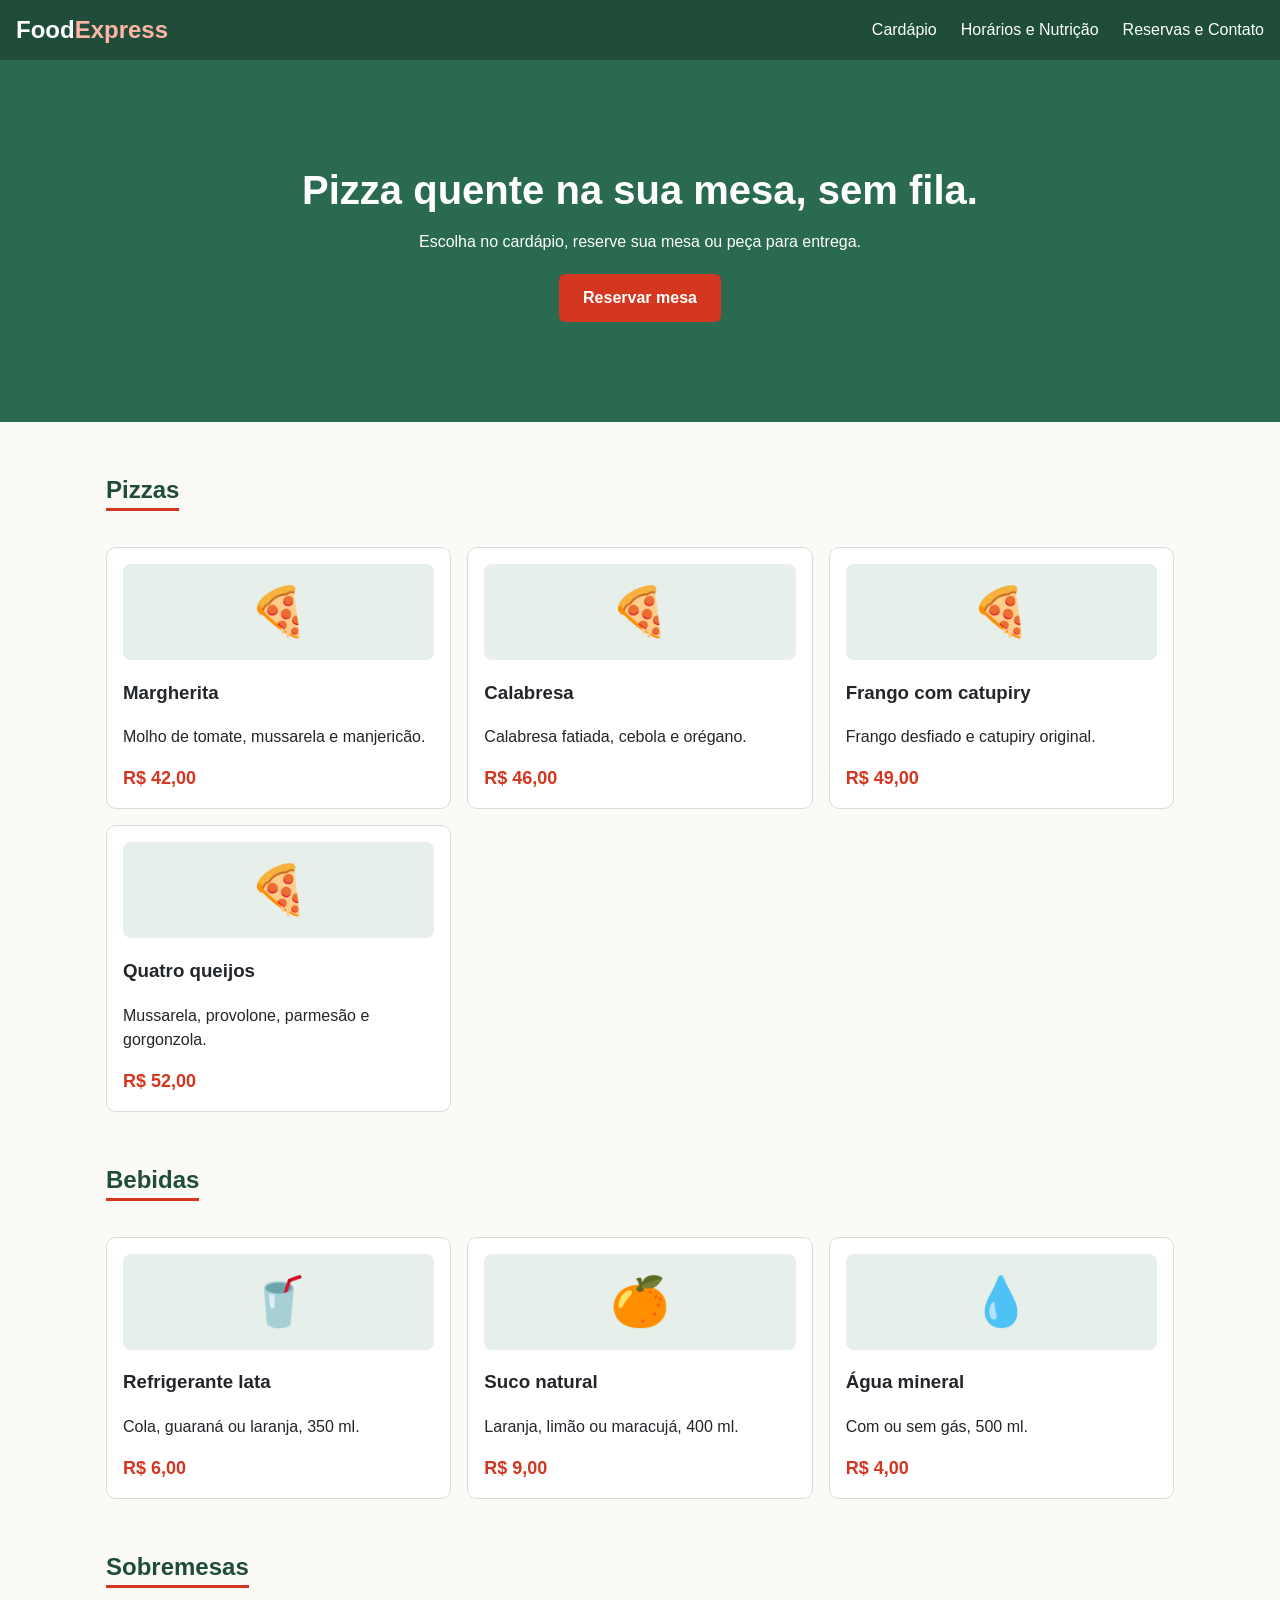
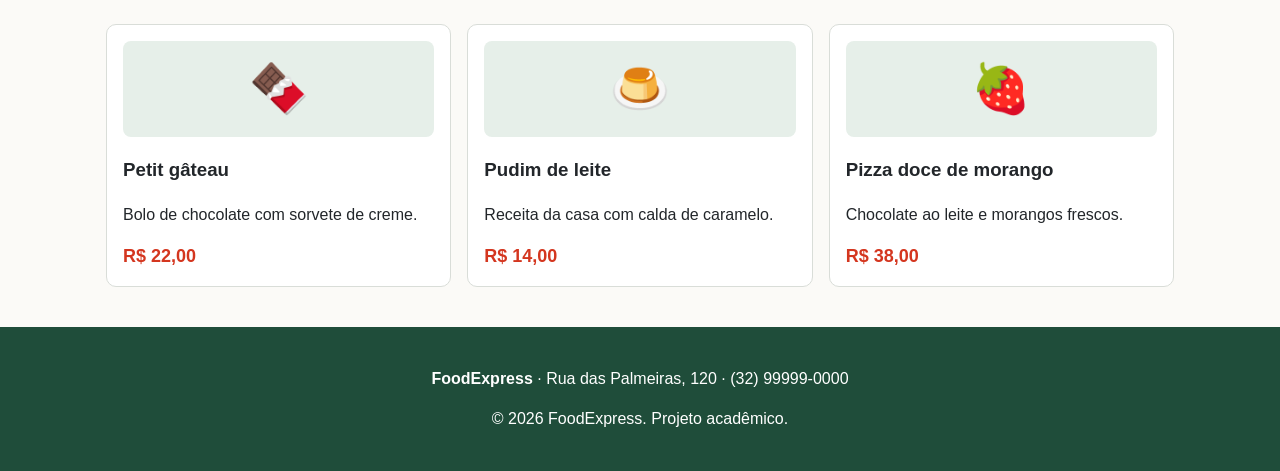
<file: avaliacaoLPW/index.html>
<!DOCTYPE html>
<html lang="pt-BR">
<head>
<meta charset="UTF-8">
<meta name="viewport" content="width=device-width, initial-scale=1">
<title>Cardápio | FoodExpress</title>
<link rel="stylesheet" href="css/style.css">
</head>
<body>
<header class="topo">
  <a class="logo" href="index.html">Food<span>Express</span></a>
  <input type="checkbox" id="menu-toggle" class="menu-toggle">
  <label for="menu-toggle" class="menu-botao" aria-label="Abrir menu">&#9776;</label>
  <nav class="menu">
    <a href="index.html">Cardápio</a>
    <a href="horarios.html">Horários e Nutrição</a>
    <a href="reserva.html">Reservas e Contato</a>
  </nav>
</header>
<main>
  <section class="banner">
    <h1>Pizza quente na sua mesa, sem fila.</h1>
    <p>Escolha no cardápio, reserve sua mesa ou peça para entrega.</p>
    <a class="botao" href="reserva.html">Reservar mesa</a>
  </section>

  <section class="categoria" id="pizzas">
    <h2>Pizzas</h2>
    <div class="grade">
      <article class="item"><div class="foto">🍕</div><h3>Margherita</h3><p>Molho de tomate, mussarela e manjericão.</p><span class="preco">R$ 42,00</span></article>
      <article class="item"><div class="foto">🍕</div><h3>Calabresa</h3><p>Calabresa fatiada, cebola e orégano.</p><span class="preco">R$ 46,00</span></article>
      <article class="item"><div class="foto">🍕</div><h3>Frango com catupiry</h3><p>Frango desfiado e catupiry original.</p><span class="preco">R$ 49,00</span></article>
      <article class="item"><div class="foto">🍕</div><h3>Quatro queijos</h3><p>Mussarela, provolone, parmesão e gorgonzola.</p><span class="preco">R$ 52,00</span></article>
    </div>
  </section>

  <section class="categoria" id="bebidas">
    <h2>Bebidas</h2>
    <div class="grade">
      <article class="item"><div class="foto">🥤</div><h3>Refrigerante lata</h3><p>Cola, guaraná ou laranja, 350 ml.</p><span class="preco">R$ 6,00</span></article>
      <article class="item"><div class="foto">🍊</div><h3>Suco natural</h3><p>Laranja, limão ou maracujá, 400 ml.</p><span class="preco">R$ 9,00</span></article>
      <article class="item"><div class="foto">💧</div><h3>Água mineral</h3><p>Com ou sem gás, 500 ml.</p><span class="preco">R$ 4,00</span></article>
    </div>
  </section>

  <section class="categoria" id="sobremesas">
    <h2>Sobremesas</h2>
    <div class="grade">
      <article class="item"><div class="foto">🍫</div><h3>Petit gâteau</h3><p>Bolo de chocolate com sorvete de creme.</p><span class="preco">R$ 22,00</span></article>
      <article class="item"><div class="foto">🍮</div><h3>Pudim de leite</h3><p>Receita da casa com calda de caramelo.</p><span class="preco">R$ 14,00</span></article>
      <article class="item"><div class="foto">🍓</div><h3>Pizza doce de morango</h3><p>Chocolate ao leite e morangos frescos.</p><span class="preco">R$ 38,00</span></article>
    </div>
  </section>
</main>
<footer class="rodape">
  <p><strong>FoodExpress</strong> &middot; Rua das Palmeiras, 120 &middot; (32) 99999-0000</p>
  <p>&copy; 2026 FoodExpress. Projeto acadêmico.</p>
</footer>
</body>
</html>
</file>
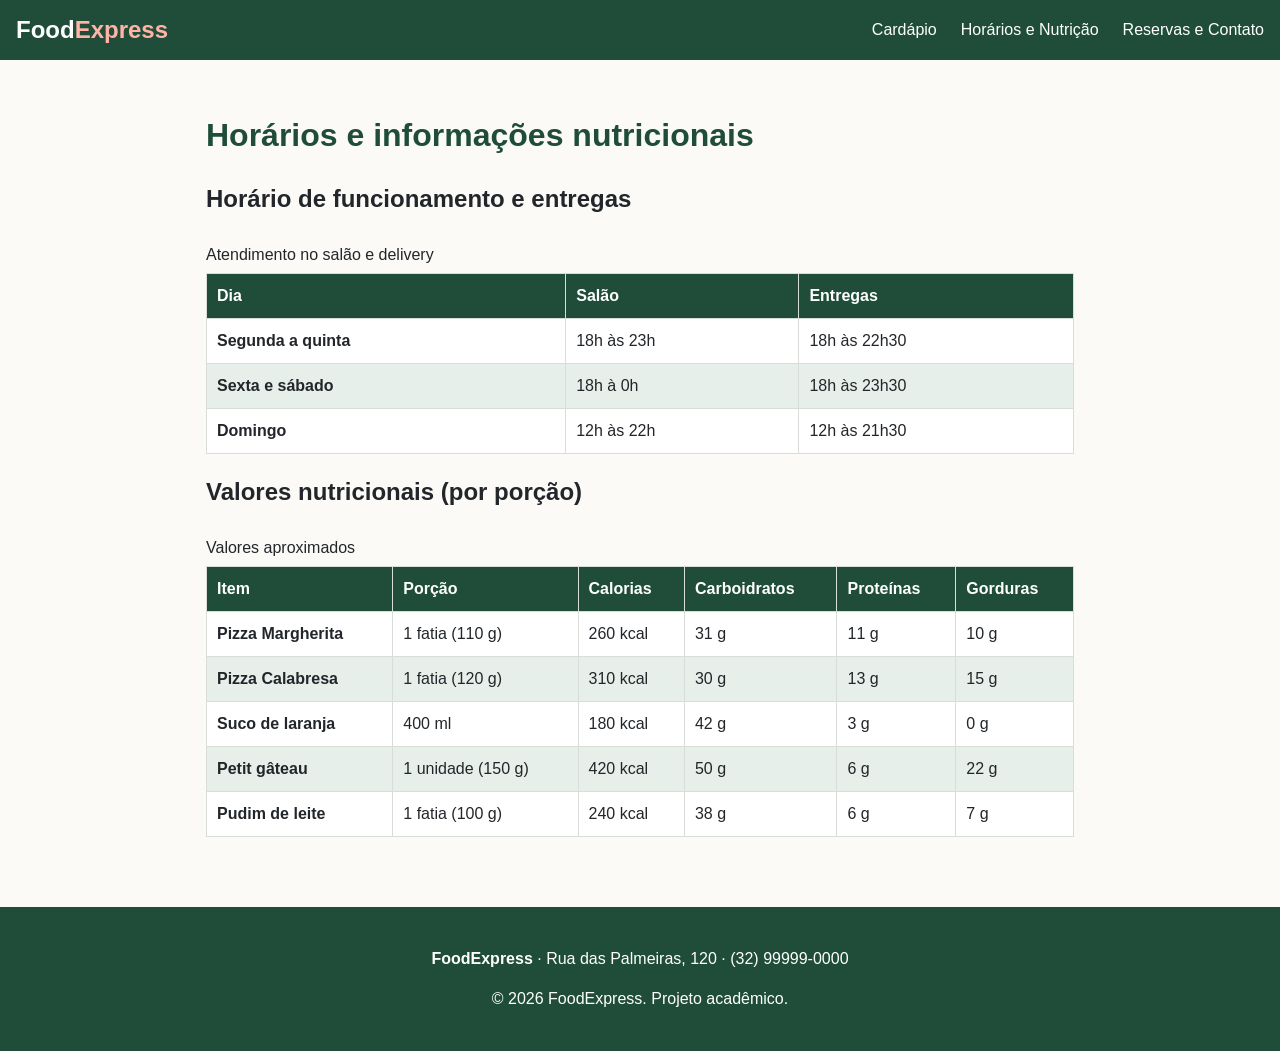
<file: avaliacaoLPW/horarios.html>
<!DOCTYPE html>
<html lang="pt-BR">
<head>
<meta charset="UTF-8">
<meta name="viewport" content="width=device-width, initial-scale=1">
<title>Horários e Nutrição | FoodExpress</title>
<link rel="stylesheet" href="css/style.css">
</head>
<body>
<header class="topo">
  <a class="logo" href="index.html">Food<span>Express</span></a>
  <input type="checkbox" id="menu-toggle" class="menu-toggle">
  <label for="menu-toggle" class="menu-botao" aria-label="Abrir menu">&#9776;</label>
  <nav class="menu">
    <a href="index.html">Cardápio</a>
    <a href="horarios.html">Horários e Nutrição</a>
    <a href="reserva.html">Reservas e Contato</a>
  </nav>
</header>
<main class="conteudo">
  <h1>Horários e informações nutricionais</h1>

  <h2>Horário de funcionamento e entregas</h2>
  <div class="tabela-rolagem">
    <table>
      <caption>Atendimento no salão e delivery</caption>
      <thead>
        <tr><th scope="col">Dia</th><th scope="col">Salão</th><th scope="col">Entregas</th></tr>
      </thead>
      <tbody>
        <tr><th scope="row">Segunda a quinta</th><td>18h às 23h</td><td>18h às 22h30</td></tr>
        <tr><th scope="row">Sexta e sábado</th><td>18h à 0h</td><td>18h às 23h30</td></tr>
        <tr><th scope="row">Domingo</th><td>12h às 22h</td><td>12h às 21h30</td></tr>
      </tbody>
    </table>
  </div>

  <h2>Valores nutricionais (por porção)</h2>
  <div class="tabela-rolagem">
    <table>
      <caption>Valores aproximados</caption>
      <thead>
        <tr><th scope="col">Item</th><th scope="col">Porção</th><th scope="col">Calorias</th><th scope="col">Carboidratos</th><th scope="col">Proteínas</th><th scope="col">Gorduras</th></tr>
      </thead>
      <tbody>
        <tr><th scope="row">Pizza Margherita</th><td>1 fatia (110 g)</td><td>260 kcal</td><td>31 g</td><td>11 g</td><td>10 g</td></tr>
        <tr><th scope="row">Pizza Calabresa</th><td>1 fatia (120 g)</td><td>310 kcal</td><td>30 g</td><td>13 g</td><td>15 g</td></tr>
        <tr><th scope="row">Suco de laranja</th><td>400 ml</td><td>180 kcal</td><td>42 g</td><td>3 g</td><td>0 g</td></tr>
        <tr><th scope="row">Petit gâteau</th><td>1 unidade (150 g)</td><td>420 kcal</td><td>50 g</td><td>6 g</td><td>22 g</td></tr>
        <tr><th scope="row">Pudim de leite</th><td>1 fatia (100 g)</td><td>240 kcal</td><td>38 g</td><td>6 g</td><td>7 g</td></tr>
      </tbody>
    </table>
  </div>
</main>
<footer class="rodape">
  <p><strong>FoodExpress</strong> &middot; Rua das Palmeiras, 120 &middot; (32) 99999-0000</p>
  <p>&copy; 2026 FoodExpress. Projeto acadêmico.</p>
</footer>
</body>
</html>
</file>
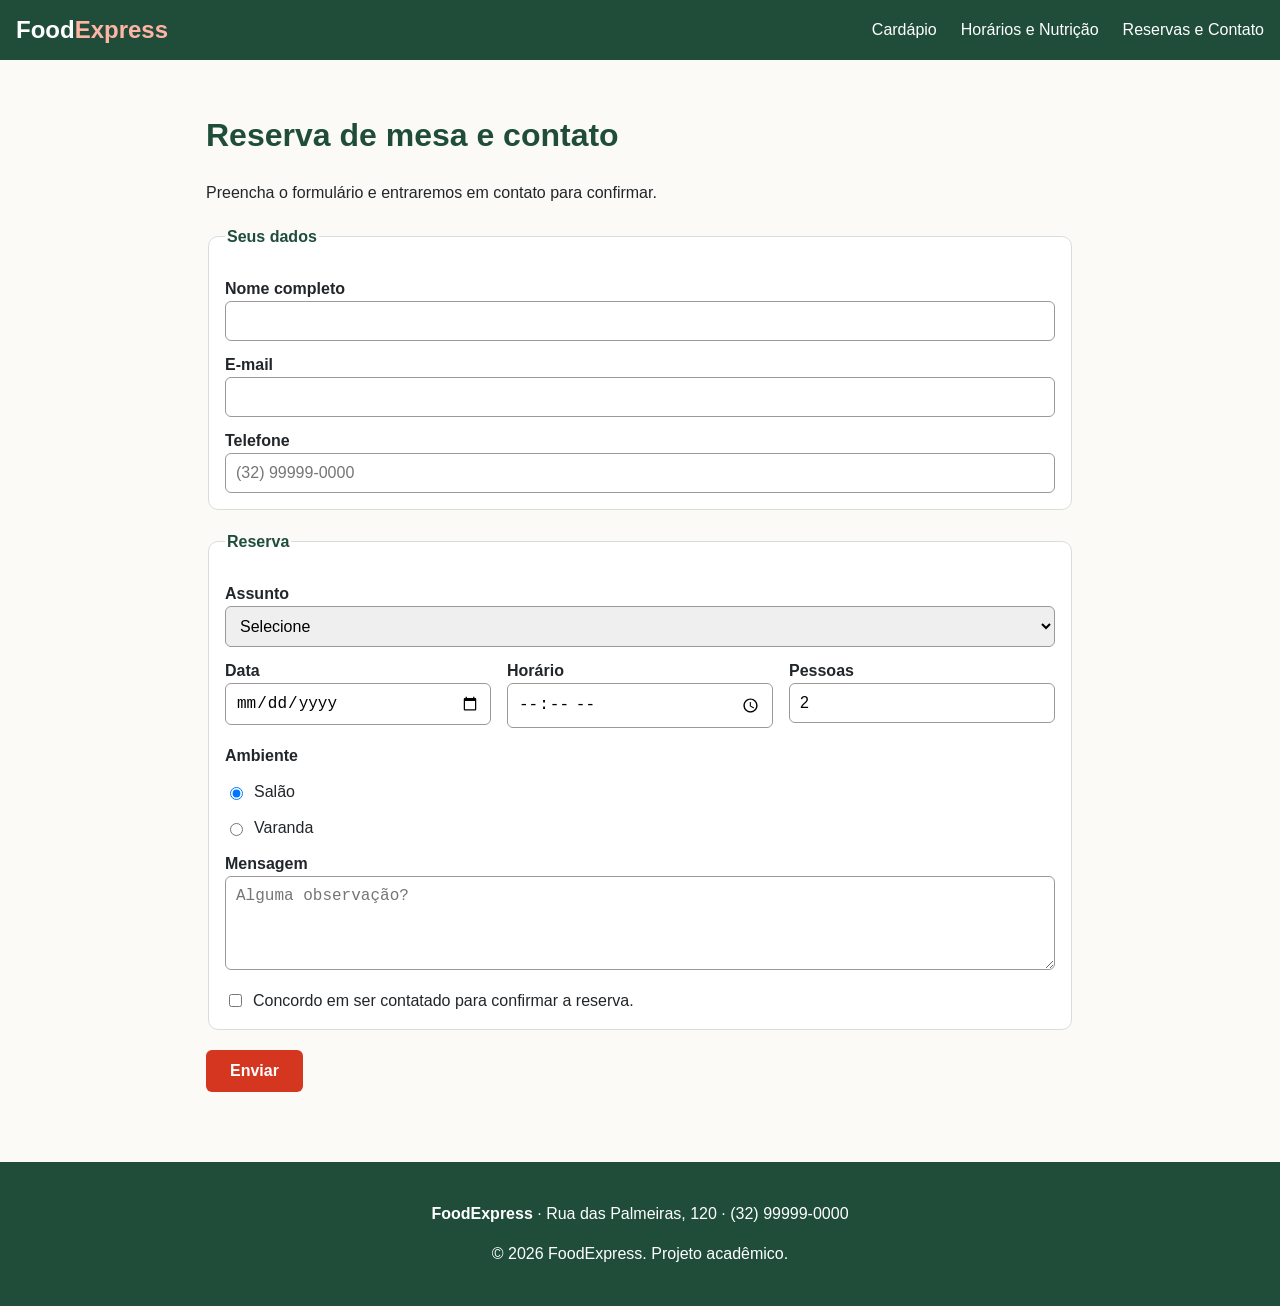
<file: avaliacaoLPW/reserva.html>
<!DOCTYPE html>
<html lang="pt-BR">
<head>
<meta charset="UTF-8">
<meta name="viewport" content="width=device-width, initial-scale=1">
<title>Reservas e Contato | FoodExpress</title>
<link rel="stylesheet" href="css/style.css">
</head>
<body>
<header class="topo">
  <a class="logo" href="index.html">Food<span>Express</span></a>
  <input type="checkbox" id="menu-toggle" class="menu-toggle">
  <label for="menu-toggle" class="menu-botao" aria-label="Abrir menu">&#9776;</label>
  <nav class="menu">
    <a href="index.html">Cardápio</a>
    <a href="horarios.html">Horários e Nutrição</a>
    <a href="reserva.html">Reservas e Contato</a>
  </nav>
</header>
<main class="conteudo">
  <h1>Reserva de mesa e contato</h1>
  <p>Preencha o formulário e entraremos em contato para confirmar.</p>

  <form action="#" method="post" class="formulario">
    <fieldset>
      <legend>Seus dados</legend>
      <label for="nome">Nome completo</label>
      <input type="text" id="nome" name="nome" minlength="3" required>

      <label for="email">E-mail</label>
      <input type="email" id="email" name="email" required>

      <label for="telefone">Telefone</label>
      <input type="tel" id="telefone" name="telefone" placeholder="(32) 99999-0000" pattern="\(?\d{2}\)?\s?\d{4,5}-?\d{4}" required>
    </fieldset>

    <fieldset>
      <legend>Reserva</legend>
      <label for="assunto">Assunto</label>
      <select id="assunto" name="assunto" required>
        <option value="">Selecione</option>
        <option value="reserva">Reservar mesa</option>
        <option value="duvida">Dúvida</option>
        <option value="sugestao">Sugestão ou reclamação</option>
      </select>

      <div class="linha">
        <div><label for="data">Data</label><input type="date" id="data" name="data"></div>
        <div><label for="hora">Horário</label><input type="time" id="hora" name="hora"></div>
        <div><label for="pessoas">Pessoas</label><input type="number" id="pessoas" name="pessoas" min="1" max="12" value="2"></div>
      </div>

      <p class="grupo-titulo">Ambiente</p>
      <label class="opcao"><input type="radio" name="ambiente" value="salao" checked> Salão</label>
      <label class="opcao"><input type="radio" name="ambiente" value="varanda"> Varanda</label>

      <label for="mensagem">Mensagem</label>
      <textarea id="mensagem" name="mensagem" rows="4" placeholder="Alguma observação?"></textarea>

      <label class="opcao"><input type="checkbox" name="aceite" required> Concordo em ser contatado para confirmar a reserva.</label>
    </fieldset>

    <button type="submit" class="botao">Enviar</button>
  </form>
</main>
<footer class="rodape">
  <p><strong>FoodExpress</strong> &middot; Rua das Palmeiras, 120 &middot; (32) 99999-0000</p>
  <p>&copy; 2026 FoodExpress. Projeto acadêmico.</p>
</footer>
</body>
</html>
</file>
<file: avaliacaoLPW/css/style.css>
/* FoodExpress - Parte 1 */

* {
  box-sizing: border-box;
}

body {
  margin: 0;
  font-family: Arial, sans-serif;
  color: #22262a;
  background-color: #fbfaf7;
  line-height: 1.5;
}

/* Topo e menu */
.topo {
  display: flex;
  flex-wrap: wrap;
  align-items: center;
  justify-content: space-between;
  padding: 12px 16px;
  background-color: #1f4d3a;
  color: white;
}

.logo {
  font-size: 24px;
  font-weight: bold;
  color: white;
  text-decoration: none;
}

.logo span {
  color: #ffb4a6;
}

.menu-toggle {
  display: none;
}

.menu-botao {
  font-size: 26px;
  cursor: pointer;
}

.menu {
  display: none;
  width: 100%;
  flex-direction: column;
}

.menu a {
  color: white;
  text-decoration: none;
  padding: 10px 0;
  border-top: 1px solid #5f8a76;
}

.menu-toggle:checked ~ .menu {
  display: flex;
}

/* Banner */
.banner {
  padding: 60px 20px;
  text-align: center;
  color: white;
  background-color: #2a6a50;
}

.banner h1 {
  font-size: 30px;
  margin: 0 0 10px 0;
}

.banner p {
  margin: 0 0 20px 0;
}

.botao {
  display: inline-block;
  background-color: #d4361f;
  color: white;
  font-size: 16px;
  font-weight: bold;
  padding: 12px 24px;
  border: none;
  border-radius: 6px;
  text-decoration: none;
  cursor: pointer;
}

.botao:hover {
  background-color: #b52b17;
}

/* Cardápio */
.categoria {
  max-width: 1100px;
  margin: 0 auto;
  padding: 30px 16px 0 16px;
}

.categoria h2 {
  color: #1f4d3a;
  border-bottom: 3px solid #d4361f;
  display: inline-block;
}

.grade {
  display: grid;
  grid-template-columns: 1fr;
  gap: 16px;
  margin-top: 16px;
}

.item {
  background-color: white;
  border: 1px solid #d9ddd8;
  border-radius: 10px;
  padding: 16px;
}

.foto {
  font-size: 48px;
  text-align: center;
  background-color: #e6efe9;
  border-radius: 8px;
  padding: 12px 0;
}

.preco {
  font-weight: bold;
  color: #d4361f;
  font-size: 18px;
}

/* Páginas internas */
.conteudo {
  max-width: 900px;
  margin: 0 auto;
  padding: 30px 16px;
}

.conteudo h1 {
  color: #1f4d3a;
}

/* Tabelas */
.tabela-rolagem {
  overflow-x: auto;
}

table {
  width: 100%;
  min-width: 480px;
  border-collapse: collapse;
  background-color: white;
}

caption {
  text-align: left;
  padding: 6px 0;
}

th, td {
  padding: 10px;
  border: 1px solid #d9ddd8;
  text-align: left;
}

thead th {
  background-color: #1f4d3a;
  color: white;
}

tbody tr:nth-child(even) {
  background-color: #e6efe9;
}

/* Formulário */
.formulario {
  margin-top: 20px;
}

fieldset {
  border: 1px solid #d9ddd8;
  border-radius: 10px;
  background-color: white;
  padding: 16px;
  margin-bottom: 20px;
}

legend {
  font-weight: bold;
  color: #1f4d3a;
}

label {
  display: block;
  margin-top: 12px;
  font-weight: bold;
}

input, select, textarea {
  width: 100%;
  padding: 10px;
  font-size: 16px;
  border: 1px solid #999;
  border-radius: 6px;
}

.opcao {
  display: flex;
  align-items: center;
  gap: 8px;
  font-weight: normal;
}

.opcao input {
  width: auto;
}

.linha {
  display: grid;
  grid-template-columns: 1fr;
  gap: 0 16px;
}

.grupo-titulo {
  margin-bottom: 0;
  font-weight: bold;
}

/* Rodapé */
.rodape {
  margin-top: 40px;
  padding: 24px 16px;
  background-color: #1f4d3a;
  color: white;
  text-align: center;
}

/* Tablet */
@media (min-width: 600px) {
  .grade {
    grid-template-columns: repeat(2, 1fr);
  }

  .linha {
    grid-template-columns: repeat(3, 1fr);
  }

  .banner h1 {
    font-size: 40px;
  }
}

/* Desktop */
@media (min-width: 900px) {
  .menu-botao {
    display: none;
  }

  .menu {
    display: flex;
    flex-direction: row;
    width: auto;
    gap: 24px;
  }

  .menu a {
    border-top: none;
    padding: 0;
  }

  .grade {
    grid-template-columns: repeat(3, 1fr);
  }

  .banner {
    padding: 100px 16px;
  }
}
</file>
